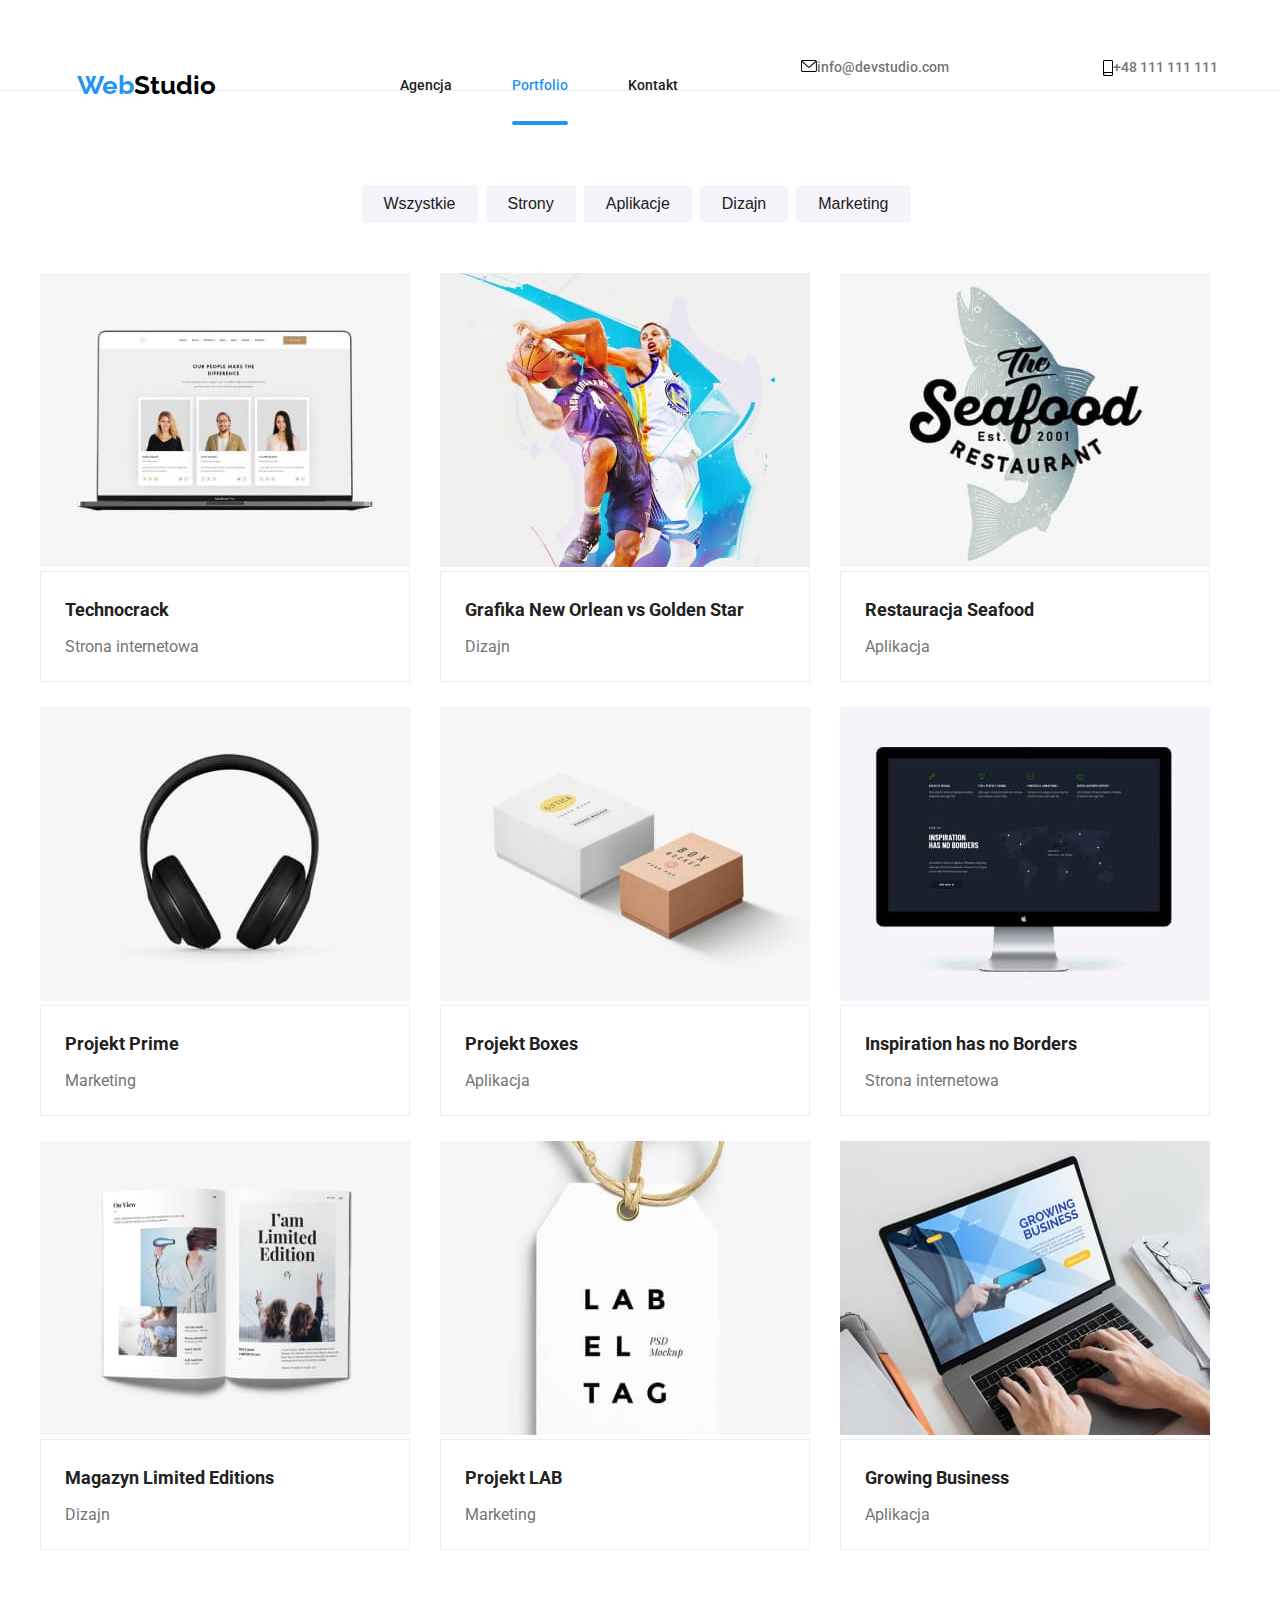
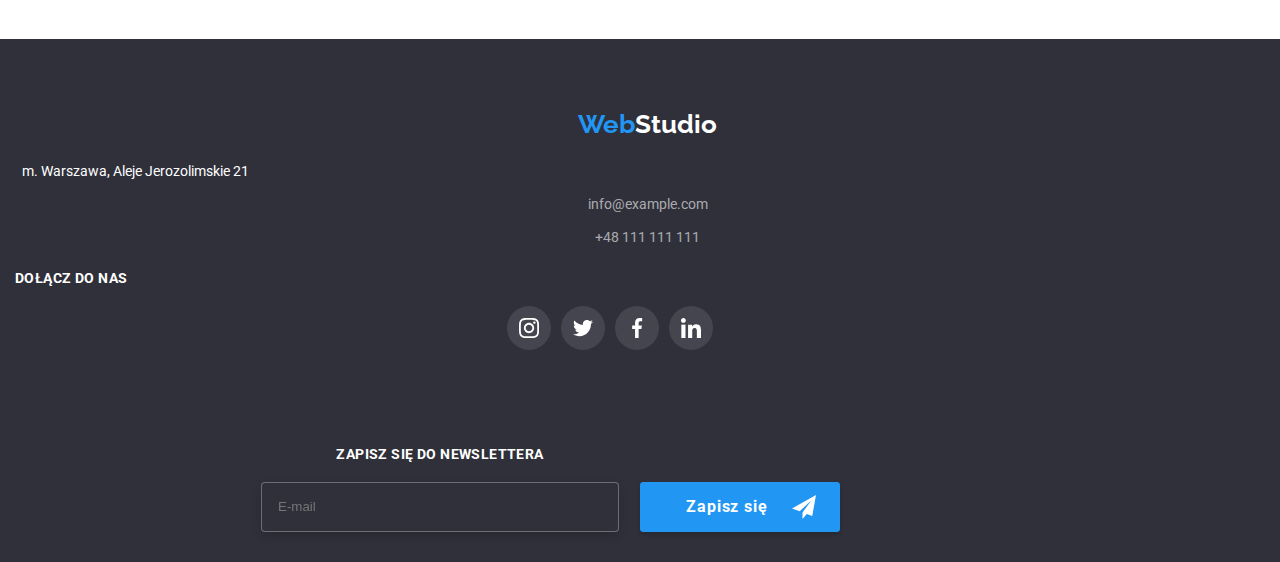
<file: portfolio.html>
<!DOCTYPE html>
<html lang="pl">
  <head>
    <meta charset="UTF-8" />
    <meta http-equiv="X-UA-Compatible" content="IE=edge" />
    <meta name="viewport" content="width=device-width, initial-scale=1.0" />
    <link
      rel="stylesheet"
      href="https://cdnjs.cloudflare.com/ajax/libs/modern-normalize/1.1.0/modern-normalize.min.css"
      integrity="sha512-wpPYUAdjBVSE4KJnH1VR1HeZfpl1ub8YT/NKx4PuQ5NmX2tKuGu6U/JRp5y+Y8XG2tV+wKQpNHVUX03MfMFn9Q=="
      crossorigin="anonymous"
      referrerpolicy="no-referrer"
    />
    
    <link rel="stylesheet" href="./css/main.min.css" />

    <link rel="preconnect" href="https://fonts.googleapis.com" />
    <link rel="preconnect" href="https://fonts.gstatic.com" crossorigin />
    <link
      href="https://fonts.googleapis.com/css2?family=Raleway:wght@700&family=Roboto:wght@400;500;700;900&display=swap"
      rel="stylesheet"
    />

    <style>
      @import url("https://fonts.googleapis.com/css2?family=Raleway:wght@700&family=Roboto:wght@400;500;700;900&display=swap");
    </style>

    <title>Portfolio</title>
  </head>

  <body>
    <header>
      <section class="page-header section">
        <a class="logo" href="./index.html"
          ><span class="logo__primary-path">Web</span
          ><span class="logo__secondary-path">Studio</span></a
        >
        <nav>
          <ul class="nav">
            <li class="nav__items">
              <span><a class="nav__link " href="./index.html">Agencja</a></span>
            </li>
            <li class="nav__items">
              <span
                ><a class="nav__link nav__link--active" href="./portfolio.html">Portfolio</a></span
              >
            </li>
            <li class="nav__items">
              <span><a class="nav__link" href="#">Kontakt</a></span>
            </li>
          </ul>
        </nav>

        <a
          href="mailto:info@devstudio.com"
          class="contact-mail"
        >
          <svg  width="16" height="12">
            <use href="./images/icons.svg#icon-mail"></use>
          </svg>
          info@devstudio.com</a
        >

        <a href="tel:48111111111" class="contact-tel">
          <svg width="10" height="16">
            <use href="./images/icons.svg#icon-smartphone"></use>
          </svg>
          +48 111 111 111</a
        >
      </section>
    </header>
    <main class="container">
      <!--przyciski-->
      <section class="bookmarks section">
        <button class="bookmarks__button" type="button">Wszystkie</button>
        <button class="bookmarks__button" type="button">Strony</button>
        <button class="bookmarks__button" type="button">Aplikacje</button>
        <button class="bookmarks__button" type="button">Dizajn</button>
        <button class="bookmarks__button" type="button">Marketing</button>
      </section>
      <section class="images">
        <ul class="images-list">
          
          <li class="images-grid">
            <div class="images-grid__position">
            <img
              src="images/macbook.jpg"
              alt="photo macbook"
              width="370"
              height="294"
            />
            <div class="images-grid__background">
<p class="images-grid__description">Technocrack jest popularną platformą wykorzystywaną do rozpowszechniania koronawirusa. Firmy wykorzystują tę platformę do celów szpiegowskich i ataków na niezabezpieczone serwery konkurencji</p>
            </div>
            </div>
            <div class="images-grid__label">
              <h3 class="images-grid__label--title">Technocrack</h3>
              <p class="images-grid__label--chapter">Strona internetowa</p>
            </div>
          </li>


          <li class="images-grid">
            <div class="images-grid__position">
            <img
              src="images/basketball.jpg"
              alt="players baskatball"
              width="370"
              height="294"
            />
            <div class="images-grid__background">
              <p class="images-grid__description">Technocrack jest popularną platformą wykorzystywaną do rozpowszechniania koronawirusa. Firmy wykorzystują tę platformę do celów szpiegowskich i ataków na niezabezpieczone serwery konkurencji</p>
                          </div></div>
            <div class="images-grid__label">
              <h3 class="images-grid__label--title">Grafika New Orlean vs Golden Star</h3>
              <p class="images-grid__label--chapter">Dizajn</p>
            </div>
          </li>


          <li class="images-grid">
            <div class="images-grid__position">
            <img
              src="images/seafood.jpg"
              alt="seafood restaurant"
              width="370"
              height="294"
            /><div class="images-grid__background">
              <p class="images-grid__description">Technocrack jest popularną platformą wykorzystywaną do rozpowszechniania koronawirusa. Firmy wykorzystują tę platformę do celów szpiegowskich i ataków na niezabezpieczone serwery konkurencji</p>
                          </div>
                          </div>
            <div class="images-grid__label">
              <h3 class="images-grid__label--title">Restauracja Seafood</h3>
              <p class="images-grid__label--chapter">Aplikacja</p>
            </div></div>
          </li>


          <li class="images-grid">
            <div class="images-grid__position">
            <img
              src="images/headphones.jpg"
              alt="headphones"
              width="370"
              height="294"
            /><div class="images-grid__background">
              <p class="images-grid__description">Technocrack jest popularną platformą wykorzystywaną do rozpowszechniania koronawirusa. Firmy wykorzystują tę platformę do celów szpiegowskich i ataków na niezabezpieczone serwery konkurencji</p>
                          </div>
                          </div>
            <div class="images-grid__label">
              <h3 class="images-grid__label--title">Projekt Prime</h3>
              <p class="images-grid__label--chapter">Marketing</p>
            </div>
          </li>
          <li class="images-grid">
            <div class="images-grid__position">
            <img src="images/box.jpg" alt="box" width="370" height="294" />
            <div class="images-grid__background">
              <p class="images-grid__description">Technocrack jest popularną platformą wykorzystywaną do rozpowszechniania koronawirusa. Firmy wykorzystują tę platformę do celów szpiegowskich i ataków na niezabezpieczone serwery konkurencji</p>
                          </div>
                          </div>
            <div class="images-grid__label">
              <h3 class="images-grid__label--title">Projekt Boxes</h3>
              <p class="images-grid__label--chapter">Aplikacja</p>
            </div>
          </li>
          <li class="images-grid">
            <div class="images-grid__position">
            <img
              src="images/desktop.jpg"
              alt="desktop"
              width="370"
              height="294"
            /> <div class="images-grid__background">
              <p class="images-grid__description">Technocrack jest popularną platformą wykorzystywaną do rozpowszechniania koronawirusa. Firmy wykorzystują tę platformę do celów szpiegowskich i ataków na niezabezpieczone serwery konkurencji</p>
                          </div>
                          </div>
            <div class="images-grid__label">
              <h3 class="images-grid__label--title">Inspiration has no Borders</h3>
              <p class="images-grid__label--chapter">Strona internetowa</p>
            </div>
          </li>
          <li class="images-grid">
            <div class="images-grid__position">
            <img src="images/book.jpg" alt="book" width="370" height="294" /> <div class="images-grid__background">
              <p class="images-grid__description">Technocrack jest popularną platformą wykorzystywaną do rozpowszechniania koronawirusa. Firmy wykorzystują tę platformę do celów szpiegowskich i ataków na niezabezpieczone serwery konkurencji</p>
                          </div>
                          </div>
            <div class="images-grid__label">
              <h3 class="images-grid__label--title">Magazyn Limited Editions</h3>
              <p class="images-grid__label--chapter">Dizajn</p>
            </div>
          </li>
          <li class="images-grid">
            <div class="images-grid__position">
            <img
              src="images/labeltag.jpg"
              alt="labeltag"
              width="370"
              height="294"
            />
            <div class="images-grid__background">
              <p class="images-grid__description">Technocrack jest popularną platformą wykorzystywaną do rozpowszechniania koronawirusa. Firmy wykorzystują tę platformę do celów szpiegowskich i ataków na niezabezpieczone serwery konkurencji</p>
                          </div>
                          </div>
            <div class="images-grid__label">
              <h3 class="images-grid__label--title">Projekt LAB</h3>
              <p class="images-grid__label--chapter">Marketing</p>
            </div>
          </li>
          <li class="images-grid">
            <div class="images-grid__position">
            <img
              src="images/computer.jpg"
              alt="computer"
              width="370"
              height="294"
            />
            <div class="images-grid__background">
              <p class="images-grid__description">Technocrack jest popularną platformą wykorzystywaną do rozpowszechniania koronawirusa. Firmy wykorzystują tę platformę do celów szpiegowskich i ataków na niezabezpieczone serwery konkurencji</p>
                          </div>
                          </div>
            <div class="images-grid__label">
              <h3 class="images-grid__label--title">Growing Business</h3>
              <p class="images-grid__label--chapter">Aplikacja</p>
            </div>
          </li>
        </ul>
      </section>
    </main>

    <footer>
      <section class="page-footer section">
        <div class="logo flex-items">
          <a href="./index.html"
            ><span class="logo__primary-path">Web</span
            ><span class="logo__secondary-path--footer">Studio</span></a
          >

          <address>
            <ul>
              <li class="location">
                <a
                  href="https://goo.gl/maps/JtzQ2uXpoVJzDuwd7"
                  target="_blank"
                  class="location__label"
                  >m. Warszawa, Aleje Jerozolimskie 21</a
                >
              </li>
              <li class="contact__footer">
                <a href="mailto:info@example.com" class="contact__footer--label"
                  >info@example.com</a
                >
              </li>
              <li class="contact-footer-main">
                <a href="tel:+48111111111" class="contact__footer--label"
                  >+48 111 111 111</a
                >
              </li>
            </ul>
          </address>
        </div>

        <div class="join-us">
          <h2 class="join-us__title">DOŁĄCZ DO NAS</h2>
          <div class="join-us__social">
            <div class="join-us__social--svg" >
              <svg  width="20" height="20">
                <use href="./images/icons.svg#icon-instagram"></use>
              </svg>
            </div>
            <div class="join-us__social--svg">
              <svg width="20" height="20">
                <use href="./images/icons.svg#icon-twitter"></use>
              </svg>
            </div>
            <div class="join-us__social--svg">
              <svg  width="20" height="20">
                <use href="./images/icons.svg#icon-facebook"></use>
              </svg>
            </div>
            <div class="join-us__social--svg">
              <svg width="20" height="20">
                <use href="./images/icons.svg#icon-linkedin"></use>
              </svg>
            </div>
          </div>
        </div>
     
        <form>
          <div>
        <div class="form-newsletter">
      <label for="newsletter" class="form-newsletter__label">Zapisz się do newslettera</label>
<input class="form-newsletter__email" type="email" name="email" placeholder="E-mail" id="newsletter"/>
          
       
        <div class="button-newsletter">
          <button type="email" class="button-newsletter__label ">Zapisz się <svg class="button-newsletter__svg" width="24" height="24">
            <use href="./images/icons.svg#icon-newsletter" >

            </use>
          </svg>
        </button>
        </div>
           
        </div>
          </div>
        </form>
      </section>
    </footer>
  </body>
</html>
</file>
<file: css/main.min.css>
.page-header{border-bottom:1px solid #ececec;max-height:80px;width:100%}@media screen and (min-width: 768px){.page-header{display:-webkit-box;display:-ms-flexbox;display:flex;text-decoration:none;-ms-flex-pack:distribute;justify-content:space-around}}.nav{display:none;margin-top:15px}@media screen and (min-width: 768px){.nav{display:-webkit-box;display:-ms-flexbox;display:flex}}.nav__items{margin-left:60px;text-decoration:none;position:relative;padding-bottom:31px}.nav__link{color:#212121;font-family:inherit,sans-serif;font-style:normal;font-weight:500;font-size:14px;line-height:1.14}.nav__link:hover,.nav__link:focus{color:#2196f3;-webkit-transition-property:color;transition-property:color;-webkit-transition:color 250ms cubic-bezier(0.4, 0, 0.2, 1);transition:color 250ms cubic-bezier(0.4, 0, 0.2, 1)}.nav__link--active{color:#2196f3}.logo{margin-top:10px;margin-left:15px}.logo__primary-path{color:#2196f3;font-family:"Raleway",sans-serif;font-style:normal;font-weight:700;font-size:26px;line-height:1.19}.logo__secondary-path{color:#000;font-family:"Raleway",sans-serif;font-style:normal;font-weight:700;font-size:26px;line-height:1.19}.contact-svg{margin-right:10px}.contact-tel{display:none;margin-top:10px;color:#757575;text-decoration:none;font-family:inherit,sans-serif;font-style:normal;font-weight:500;font-size:14px;line-height:1.14}@media screen and (min-width: 768px){.contact-tel{display:-webkit-box;display:-ms-flexbox;display:flex}}@media screen and (min-width: 1200px){.contact-tel{margin-top:0px;margin-left:30px}}.contact-tel:hover,.contact-tel:focus{color:#2196f3;-webkit-transition-property:color;transition-property:color;-webkit-transition:color 250ms cubic-bezier(0.4, 0, 0.2, 1);transition:color 250ms cubic-bezier(0.4, 0, 0.2, 1);fill:#2196f3;-webkit-transition-property:fill;transition-property:fill;-webkit-transition:fill 250ms cubic-bezier(0.4, 0, 0.2, 1);transition:fill 250ms cubic-bezier(0.4, 0, 0.2, 1)}.contact-flex{margin-top:46px;display:none;-webkit-box-pack:end;-ms-flex-pack:end;justify-content:flex-end;-webkit-box-orient:vertical;-webkit-box-direction:normal;-ms-flex-direction:column;flex-direction:column}@media screen and (min-width: 768px){.contact-flex{display:-webkit-box;display:-ms-flexbox;display:flex}}@media screen and (min-width: 1200px){.contact-flex{display:-webkit-box;display:-ms-flexbox;display:flex;-webkit-box-orient:horizontal;-webkit-box-direction:normal;-ms-flex-direction:row;flex-direction:row;margin-top:20px}}.contact-mail{display:none;color:#757575;text-decoration:none;font-family:inherit,sans-serif;font-style:normal;font-weight:500;font-size:14px;line-height:1.14}@media screen and (min-width: 768px){.contact-mail{display:-webkit-box;display:-ms-flexbox;display:flex}}.contact-mail:hover,.contact-mail:focus{color:#2196f3;-webkit-transition-property:color,fill;transition-property:color,fill;-webkit-transition:color 250ms cubic-bezier(0.4, 0, 0.2, 1),fill 250ms cubic-bezier(0.4, 0, 0.2, 1);transition:color 250ms cubic-bezier(0.4, 0, 0.2, 1),fill 250ms cubic-bezier(0.4, 0, 0.2, 1);fill:#2196f3}.nav__link--active::after{content:"";background-color:#2196f3;border-radius:2px;border:2px solid #2196f3;position:absolute;left:0px;right:0px;bottom:0px}.portfolio::after{content:"";background-color:#2196f3;border-radius:2px;border:2px solid #2196f3;position:absolute;left:0px;right:0px;bottom:0px}*{-webkit-box-sizing:border-box;box-sizing:border-box;margin:0;padding:0}body{font-family:"Roboto",sans-serif;color:#212121;width:100%}ul{list-style-type:none}a{text-decoration:none}.section{padding-bottom:30px;padding-top:60px}.section-header{padding-bottom:30px;padding-top:16px}.container{max-width:480px;margin:0 auto}@media screen and (min-width: 768px){.container{max-width:768px;margin:0 auto}}@media screen and (min-width: 1200px){.container{margin:0 auto;max-width:1200px}}.main-upper{display:-webkit-box;display:-ms-flexbox;display:flex;-webkit-box-pack:center;-ms-flex-pack:center;justify-content:center;-webkit-box-align:center;-ms-flex-align:center;align-items:center;width:100%;height:400px;background-size:cover;background-position:center;background-repeat:no-repeat;margin:0 auto;background-image:-webkit-gradient(linear, left top, left bottom, from(rgba(47, 48, 58, 0.4)), to(rgba(47, 48, 58, 0.4))),url(../images/mobile-photo/background-mobile-x1.jpg);background-image:linear-gradient(rgba(47, 48, 58, 0.4), rgba(47, 48, 58, 0.4)),url(../images/mobile-photo/background-mobile-x1.jpg)}@media(min-device-pixel-ratio: 2),(-webkit-min-device-pixel-ratio: 2),(min-resolution: 192dpi),(min-resolution: 2dppx){.main-upper{background-image:url(../images/mobile-photo/background-mobile-x2.jpg)}}@media screen and (min-width: 768px){.main-upper{background-image:-webkit-gradient(linear, left top, left bottom, from(rgba(47, 48, 58, 0.4)), to(rgba(47, 48, 58, 0.4))),url(../images/foto-tablet/background-tablet-x1.jpg);background-image:linear-gradient(rgba(47, 48, 58, 0.4), rgba(47, 48, 58, 0.4)),url(../images/foto-tablet/background-tablet-x1.jpg)}}@media screen and (min-width: 768px)and (min-device-pixel-ratio: 2),screen and (min-width: 768px)and (-webkit-min-device-pixel-ratio: 2),screen and (min-width: 768px)and (min-resolution: 192dpi),screen and (min-width: 768px)and (min-resolution: 2dppx){.main-upper{background-image:url(../images/foto-tablet/background-tablet-x2.jpg)}}@media screen and (min-width: 1200px){.main-upper{max-width:1600px;height:600px;background-image:-webkit-gradient(linear, left top, left bottom, from(rgba(47, 48, 58, 0.4)), to(rgba(47, 48, 58, 0.4))),url(../images/foto-desktop/background-desktop-x1.jpg);background-image:linear-gradient(rgba(47, 48, 58, 0.4), rgba(47, 48, 58, 0.4)),url(../images/foto-desktop/background-desktop-x1.jpg)}}@media screen and (min-width: 1200px)and (min-device-pixel-ratio: 2),screen and (min-width: 1200px)and (-webkit-min-device-pixel-ratio: 2),screen and (min-width: 1200px)and (min-resolution: 192dpi),screen and (min-width: 1200px)and (min-resolution: 2dppx){.main-upper{background-image:url(../images/foto-desktop/background-desktop-x2.jpg)}}.main-upper__title{display:block;color:#fff;text-align:center;font-size:26px;height:84px;margin:0 auto;margin-top:20px}.main-upper__flex{display:-webkit-box;display:-ms-flexbox;display:flex;-webkit-box-orient:vertical;-webkit-box-direction:normal;-ms-flex-direction:column;flex-direction:column;-webkit-box-pack:center;-ms-flex-pack:center;justify-content:center;-webkit-box-align:center;-ms-flex-align:center;align-items:center}.button--order{cursor:pointer;background-color:#2196f3;color:#fff;font-family:inherit,sans-serif;font-style:normal;font-weight:700;font-size:16px;line-height:1.87;padding:10px 41px 10px 40px;text-align:center;width:200px;height:50px;-webkit-box-shadow:0px 4px 4px rgba(0,0,0,.15);box-shadow:0px 4px 4px rgba(0,0,0,.15);border-radius:4px;border:none}.lorem-list{font-family:inherit,sans-serif;font-style:normal;font-weight:400;font-size:14px;line-height:1.71;color:#757575;width:100%;height:auto}.lorem-list__title{height:16px;font-family:inherit,sans-serif;font-style:normal;font-weight:700;font-size:14px;line-height:1.14;text-transform:uppercase;color:#212121;margin-top:30px;text-align:center}.lorem-list__description{font-family:"Roboto",sans-serif;font-style:normal;font-weight:400;font-size:14px;line-height:24px;letter-spacing:.03em;color:#757575;margin-top:10px;margin-bottom:30px;margin-left:15px;margin-right:15px;width:100%;height:auto}@media screen and (min-width: 1200px){.lorem-list__description{margin-left:0}}@media screen and (min-width: 768px){.backbox{display:-webkit-box;display:-ms-flexbox;display:flex;-ms-flex-wrap:wrap;flex-wrap:wrap}}.backbox-main{margin-left:15px;margin-right:15px;width:auto}@media screen and (min-width: 768px){.backbox-main{-ms-flex-preferred-size:calc((100% - 60px)/2);flex-basis:calc((100% - 60px)/2)}}@media screen and (min-width: 1200px){.backbox-main{-ms-flex-preferred-size:calc((100% - 120px)/4);flex-basis:calc((100% - 120px)/4)}}.backbox-main__svg{width:auto;height:120px;border-radius:4px;display:-webkit-box;display:-ms-flexbox;display:flex;-webkit-box-pack:center;-ms-flex-pack:center;justify-content:center;-webkit-box-align:center;-ms-flex-align:center;align-items:center;border-radius:4px;background-color:#f5f4fa}.about-us__list{display:none;visibility:hidden;-webkit-column-gap:30px;-moz-column-gap:30px;column-gap:30px;position:relative}.about-us___photo{-ms-flex-preferred-size:calc((100% - 60px)/3);flex-basis:calc((100% - 60px)/3);position:relative;max-width:370px;max-height:294px}.about-us___photo--label{font-family:"Roboto",sans-serif;font-style:normal;font-weight:700;font-size:14px;line-height:16px;text-align:center;letter-spacing:.03em;text-transform:uppercase;color:#fff}.about-us___photo--label-background{position:absolute;bottom:0;left:0;right:0;padding:27px 90px;background-color:rgba(47,48,58,.8)}.about-us__title{display:none;visibility:hidden;font-family:inherit,sans-serif;font-style:normal;font-weight:700;font-size:36px;line-height:1.16;text-align:center;color:#212121;margin-bottom:50px}.team-image{display:block;width:100%;height:auto}.our-team{position:relative;background-color:#f5f4fa;width:100%}@media screen and (min-width: 1200px){.our-team{max-width:1600px}}.our-team__title{margin-bottom:50px;font-family:inherit,sans-serif;font-style:normal;font-weight:700;font-size:28px;line-height:1.16;text-align:center;color:#212121}.our-team__list{display:-webkit-box;display:-ms-flexbox;display:flex;-webkit-box-orient:vertical;-webkit-box-direction:normal;-ms-flex-direction:column;flex-direction:column;margin-left:15px;margin-right:15px}@media screen and (min-width: 768px){.our-team__list{display:-webkit-box;display:-ms-flexbox;display:flex;-webkit-box-orient:horizontal;-webkit-box-direction:normal;-ms-flex-direction:row;flex-direction:row;-ms-flex-wrap:wrap;flex-wrap:wrap;-webkit-box-pack:justify;-ms-flex-pack:justify;justify-content:space-between}}.our-team__photo{display:block;margin-top:30px;-webkit-box-shadow:0px 1px 3px rgba(0,0,0,.12),0px 1px 1px rgba(0,0,0,.14),0px 2px 1px rgba(0,0,0,.2);box-shadow:0px 1px 3px rgba(0,0,0,.12),0px 1px 1px rgba(0,0,0,.14),0px 2px 1px rgba(0,0,0,.2)}@media screen and (min-width: 768px){.our-team__photo{-ms-flex-preferred-size:calc((100% - 30px)/2);flex-basis:calc((100% - 30px)/2)}}@media screen and (min-width: 1200px){.our-team__photo{-ms-flex-preferred-size:calc((100% - 90px)/4);flex-basis:calc((100% - 90px)/4)}}.photo-label__title{padding-top:30px;padding-bottom:10px;text-align:center;font-family:inherit,sans-serif;font-style:normal;font-weight:500;font-size:16px;line-height:1.18;text-align:center;color:#212121}.photo-label__workplace{padding-bottom:16px;text-align:center;font-family:inherit,sans-serif;font-style:normal;font-weight:400;font-size:16px;line-height:1.18;color:#757575}.social{display:-webkit-box;display:-ms-flexbox;display:flex;-webkit-box-pack:center;-ms-flex-pack:center;justify-content:center;-webkit-box-align:center;-ms-flex-align:center;align-items:center;cursor:pointer}.social__elements{width:40px;height:40px;display:-webkit-box;display:-ms-flexbox;display:flex;-webkit-box-pack:center;-ms-flex-pack:center;justify-content:center;-webkit-box-align:center;-ms-flex-align:center;align-items:center;fill:#afb1b8;margin-left:10px}.social__elements:hover,.social__elements:focus{background-color:#2196f3;fill:#fff;border-radius:50%;-webkit-transition-property:background-color,color,fill,-webkit-box-shadow;transition-property:background-color,color,fill,-webkit-box-shadow;transition-property:background-color,box-shadow,color,fill;transition-property:background-color,box-shadow,color,fill,-webkit-box-shadow;-webkit-transition:background-color 250ms cubic-bezier(0.4, 0, 0.2, 1),color 250ms cubic-bezier(0.4, 0, 0.2, 1),fill 250ms cubic-bezier(0.4, 0, 0.2, 1),-webkit-box-shadow 250ms cubic-bezier(0.4, 0, 0.2, 1);transition:background-color 250ms cubic-bezier(0.4, 0, 0.2, 1),color 250ms cubic-bezier(0.4, 0, 0.2, 1),fill 250ms cubic-bezier(0.4, 0, 0.2, 1),-webkit-box-shadow 250ms cubic-bezier(0.4, 0, 0.2, 1);transition:background-color 250ms cubic-bezier(0.4, 0, 0.2, 1),box-shadow 250ms cubic-bezier(0.4, 0, 0.2, 1),color 250ms cubic-bezier(0.4, 0, 0.2, 1),fill 250ms cubic-bezier(0.4, 0, 0.2, 1);transition:background-color 250ms cubic-bezier(0.4, 0, 0.2, 1),box-shadow 250ms cubic-bezier(0.4, 0, 0.2, 1),color 250ms cubic-bezier(0.4, 0, 0.2, 1),fill 250ms cubic-bezier(0.4, 0, 0.2, 1),-webkit-box-shadow 250ms cubic-bezier(0.4, 0, 0.2, 1)}.photo-label{height:100%;padding-bottom:24px;background-color:#fff;border-radius:0px 0px 4px 4px}.partners{background-color:#fff;width:100%}.partners__title{font-family:"Roboto",sans-serif;font-style:normal;font-weight:700;font-size:28px;line-height:42px;text-align:center;letter-spacing:.03em;color:#212121}.partners__list{display:-webkit-box;display:-ms-flexbox;display:flex;-ms-flex-wrap:wrap;flex-wrap:wrap;-webkit-box-pack:justify;-ms-flex-pack:justify;justify-content:space-between;-webkit-column-gap:30px;-moz-column-gap:30px;column-gap:30px;margin-left:15px;margin-right:15px}.partners__list--svg{-ms-flex-preferred-size:calc((100% - 30px)/2);flex-basis:calc((100% - 30px)/2);width:auto;height:92px;background-color:#fff;margin-top:30px;-webkit-box-pack:center;-ms-flex-pack:center;justify-content:center;-webkit-box-align:center;-ms-flex-align:center;align-items:center;border:1px solid #afb1b8;border-radius:4px;display:-webkit-box;display:-ms-flexbox;display:flex;cursor:pointer;fill:#afb1b8}@media screen and (min-width: 768px){.partners__list--svg{-ms-flex-preferred-size:calc((100% - 60px)/3);flex-basis:calc((100% - 60px)/3)}}@media screen and (min-width: 1200px){.partners__list--svg{-ms-flex-preferred-size:calc((100% - 150px)/6);flex-basis:calc((100% - 150px)/6)}}.partners__list--svg:hover,.partners__list--svg:focus{border:1px solid #2196f3;fill:#2196f3;cursor:pointer;-webkit-transition-property:fill,border;transition-property:fill,border;-webkit-transition:fill 250ms cubic-bezier(0.4, 0, 0.2, 1),border 250ms cubic-bezier(0.4, 0, 0.2, 1);transition:fill 250ms cubic-bezier(0.4, 0, 0.2, 1),border 250ms cubic-bezier(0.4, 0, 0.2, 1)}.bookmarks{display:-webkit-box;display:-ms-flexbox;display:flex;padding-top:94px;padding-bottom:50px;-webkit-box-pack:center;-ms-flex-pack:center;justify-content:center}.bookmarks__button{cursor:pointer;font-family:inherit,sans-serif;font-style:normal;font-weight:500;font-size:16px;line-height:1.62;background-color:#f5f4fa;color:#212121;padding:6px 22px 6px 22px;margin-right:8px;border:none;border-radius:4px}.bookmarks__button:hover,.bookmarks__button:focus{background-color:#2196f3;color:#fff;-webkit-box-shadow:0px 3px 1px rgba(0,0,0,.1),0px 1px 2px rgba(0,0,0,.08),0px 2px 2px rgba(0,0,0,.12);box-shadow:0px 3px 1px rgba(0,0,0,.1),0px 1px 2px rgba(0,0,0,.08),0px 2px 2px rgba(0,0,0,.12);-webkit-transition-property:background-color,color,-webkit-box-shadow;transition-property:background-color,color,-webkit-box-shadow;transition-property:background-color,box-shadow,color;transition-property:background-color,box-shadow,color,-webkit-box-shadow;-webkit-transition:background-color 250ms cubic-bezier(0.4, 0, 0.2, 1),color 250ms cubic-bezier(0.4, 0, 0.2, 1),-webkit-box-shadow 250ms cubic-bezier(0.4, 0, 0.2, 1);transition:background-color 250ms cubic-bezier(0.4, 0, 0.2, 1),color 250ms cubic-bezier(0.4, 0, 0.2, 1),-webkit-box-shadow 250ms cubic-bezier(0.4, 0, 0.2, 1);transition:background-color 250ms cubic-bezier(0.4, 0, 0.2, 1),box-shadow 250ms cubic-bezier(0.4, 0, 0.2, 1),color 250ms cubic-bezier(0.4, 0, 0.2, 1);transition:background-color 250ms cubic-bezier(0.4, 0, 0.2, 1),box-shadow 250ms cubic-bezier(0.4, 0, 0.2, 1),color 250ms cubic-bezier(0.4, 0, 0.2, 1),-webkit-box-shadow 250ms cubic-bezier(0.4, 0, 0.2, 1)}.section-btn>.bookmarks__button:not(:last-child){margin-right:8px}.images{padding-bottom:94px}.images-list{list-style:none;display:-webkit-box;display:-ms-flexbox;display:flex;-ms-flex-wrap:wrap;flex-wrap:wrap;gap:30px}.images-grid{-ms-flex-preferred-size:calc((100% - 60px)/3);flex-basis:calc((100% - 60px)/3);max-width:370px;cursor:pointer;max-height:404px}.images-grid__label{border:1px solid #eee;width:370px}.images-grid__label--title{padding-top:20px;padding-left:24px;padding-bottom:4px;font-family:inherit,sans-serif;font-style:normal;font-weight:700;font-size:18px;line-height:2;color:#212121}.images-grid__label--chapter{padding-bottom:19px;padding-left:24px;font-family:inherit,sans-serif;font-style:normal;font-size:16px;line-height:1.87;color:#757575}.images-grid:hover,.images-grid:focus{-webkit-box-shadow:0px 1px 1px rgba(0,0,0,.12),0px 4px 4px rgba(0,0,0,.06),1px 4px 6px rgba(0,0,0,.16);box-shadow:0px 1px 1px rgba(0,0,0,.12),0px 4px 4px rgba(0,0,0,.06),1px 4px 6px rgba(0,0,0,.16);cursor:pointer;-webkit-transition-property:-webkit-box-shadow;transition-property:-webkit-box-shadow;transition-property:box-shadow;transition-property:box-shadow, -webkit-box-shadow;-webkit-transition:-webkit-box-shadow 250ms cubic-bezier(0.4, 0, 0.2, 1);transition:-webkit-box-shadow 250ms cubic-bezier(0.4, 0, 0.2, 1);transition:box-shadow 250ms cubic-bezier(0.4, 0, 0.2, 1);transition:box-shadow 250ms cubic-bezier(0.4, 0, 0.2, 1), -webkit-box-shadow 250ms cubic-bezier(0.4, 0, 0.2, 1)}.images-grid__position{position:relative;overflow:hidden}.images-grid__background{position:absolute;inset:0;padding:49px 45px 49px 24px;background-color:rgba(33,150,243,.9);-webkit-transition:-webkit-transform 250ms cubic-bezier(0.4, 0, 0.2, 1);transition:-webkit-transform 250ms cubic-bezier(0.4, 0, 0.2, 1);transition:transform 250ms cubic-bezier(0.4, 0, 0.2, 1);transition:transform 250ms cubic-bezier(0.4, 0, 0.2, 1), -webkit-transform 250ms cubic-bezier(0.4, 0, 0.2, 1);-webkit-transform:translateY(100%);transform:translateY(100%);pointer-events:none;color:#fff}.images-grid:hover .images-grid__background{position:absolute;pointer-events:auto;-webkit-transform:translateY(0);transform:translateY(0)}.images-grid:hover .images-grid__description{font-family:"Roboto",sans-serif;font-style:normal;font-weight:400;font-size:18px;line-height:1.55;letter-spacing:.03em;color:#fff;-webkit-transition-property:color;transition-property:color;-webkit-transition:color 250ms cubic-bezier(0.4, 0, 0.2, 1);transition:color 250ms cubic-bezier(0.4, 0, 0.2, 1)}.page-footer{background-color:#2f303a;display:-webkit-box;display:-ms-flexbox;display:flex;-webkit-box-orient:vertical;-webkit-box-direction:normal;-ms-flex-direction:column;flex-direction:column;text-align:center;width:100%}@media screen and (min-width: 1200px){.page-footer{max-width:1600px;margin:0 auto}}@media screen and (min-width: 768px){.page-footer__flex-items{-ms-flex-preferred-size:calc((100% - 90px)/2);flex-basis:calc((100% - 90px)/2);margin-right:100px}}@media screen and (min-width: 1200px){.page-footer__flex-items{-ms-flex-wrap:nowrap;flex-wrap:nowrap;text-align:start;margin-right:63px}}@media screen and (min-width: 768px){.page-footer__container{display:-webkit-box;display:-ms-flexbox;display:flex;-webkit-box-orient:horizontal;-webkit-box-direction:normal;-ms-flex-direction:row;flex-direction:row;-ms-flex-wrap:wrap;flex-wrap:wrap;-webkit-box-pack:center;-ms-flex-pack:center;justify-content:center}}@media screen and (min-width: 1200px){.page-footer__container{display:-webkit-box;display:-ms-flexbox;display:flex;-ms-flex-wrap:nowrap;flex-wrap:nowrap;-webkit-box-orient:horizontal;-webkit-box-direction:normal;-ms-flex-direction:row;flex-direction:row;-webkit-box-pack:start;-ms-flex-pack:start;justify-content:flex-start;width:100%}}.location{padding-bottom:9px;padding-top:20px}@media screen and (min-width: 1200px){.location{width:240px}}.location__label{color:#fff;font-family:inherit,sans-serif;font-style:normal;font-weight:400;font-size:14px;line-height:1.71}.contact__footer{padding-bottom:9px}.contact__footer--main{margin-bottom:60px}.contact__footer--label{color:rgba(255,255,255,.6);font-family:inherit,sans-serif;font-style:normal;font-weight:400;font-size:14px;line-height:1.71}.contact__footer--label:hover,.contact__footer--label:focus{color:#2196f3;-webkit-transition-property:color;transition-property:color;-webkit-transition:color 250ms cubic-bezier(0.4, 0, 0.2, 1);transition:color 250ms cubic-bezier(0.4, 0, 0.2, 1)}.logo__secondary-path--footer{font-family:"Raleway",sans-serif;font-style:normal;font-weight:700;font-size:26px;line-height:1.19;color:#fff}.form-newsletter{display:-webkit-box;display:-ms-flexbox;display:flex;-webkit-box-orient:vertical;-webkit-box-direction:normal;-ms-flex-direction:column;flex-direction:column;-webkit-box-pack:center;-ms-flex-pack:center;justify-content:center;-webkit-box-align:center;-ms-flex-align:center;align-items:center}@media screen and (min-width: 1200px){.form-newsletter--flex{display:-webkit-box;display:-ms-flexbox;display:flex;-webkit-box-orient:vertical;-webkit-box-direction:normal;-ms-flex-direction:column;flex-direction:column;-webkit-box-pack:start;-ms-flex-pack:start;justify-content:flex-start;-webkit-box-align:start;-ms-flex-align:start;align-items:flex-start}}@media screen and (min-width: 1200px){.form-newsletter{margin-right:400px;margin-top:16px}}.form-newsletter__label{font-family:"Roboto",sans-serif;font-style:normal;font-weight:700;font-size:14px;line-height:16px;letter-spacing:.03em;text-transform:uppercase;color:#fff;text-align:center}.form-newsletter__email{margin-top:20px;width:90%;height:50px;border:1px solid rgba(255,255,255,.3);-webkit-filter:drop-shadow(0px 4px 4px rgba(0, 0, 0, 0.15));filter:drop-shadow(0px 4px 4px rgba(0, 0, 0, 0.15));border-radius:4px;background-color:#2f303a;padding-left:16px;color:#fff;outline:0}@media screen and (min-width: 768px){.form-newsletter__email{max-width:450px;width:100%}}@media screen and (min-width: 1200px){.form-newsletter__email{width:358px;height:50px;margin-left:0}}.newsletter-image{margin-left:12px;fill:#fff}.button-newsletter{height:50px;background:#2196f3;-webkit-box-shadow:0px 4px 4px rgba(0,0,0,.15);box-shadow:0px 4px 4px rgba(0,0,0,.15);border-radius:4px;margin-top:36px;display:-webkit-box;display:-ms-flexbox;display:flex;-webkit-box-pack:center;-ms-flex-pack:center;justify-content:center;-webkit-box-align:center;-ms-flex-align:center;align-items:center}@media screen and (min-width: 1200px){.button-newsletter{position:absolute;margin-left:600px;height:50px}}.button-newsletter__label{display:-webkit-box;display:-ms-flexbox;display:flex;-webkit-box-pack:center;-ms-flex-pack:center;justify-content:center;-webkit-box-align:center;-ms-flex-align:center;align-items:center;font-family:"Roboto",sans-serif;font-style:normal;font-weight:700;font-size:16px;line-height:30px;letter-spacing:.06em;color:#fff;background-color:#2196f3;border:none;width:200px;height:50px;padding-left:22px;border-radius:4px;cursor:pointer}@media screen and (min-width: 1200px){.button-newsletter__label{margin:0}}.button-newsletter__svg{fill:#fff;margin-left:24px}.join-us{margin-bottom:80px;margin-top:20px}@media screen and (min-width: 768px){.join-us{margin-right:89px}}@media screen and (min-width: 1200px){.join-us{display:block;margin-right:70px}}.join-us__title{font-family:"Roboto";font-style:normal;font-weight:700;font-size:14px;line-height:16px;letter-spacing:.03em;text-transform:uppercase;color:#fff;padding-left:10px;text-align:center}@media screen and (min-width: 1200px){.join-us__title{text-align:start;margin-left:5px}}.join-us__social{display:-webkit-box;display:-ms-flexbox;display:flex;-webkit-box-pack:center;-ms-flex-pack:center;justify-content:center;-webkit-box-align:center;-ms-flex-align:center;align-items:center;cursor:pointer;padding-top:20px}.join-us__social--svg{width:44px;height:44px;display:-webkit-box;display:-ms-flexbox;display:flex;-webkit-box-pack:center;-ms-flex-pack:center;justify-content:center;-webkit-box-align:center;-ms-flex-align:center;align-items:center;background:rgba(255,255,255,.1);border-radius:50%;fill:#fff;margin-left:10px}.join-us__social--svg:hover,.join-us__social--svg:focus{background-color:#2196f3;fill:#fff;border-radius:50%;-webkit-transition-property:background-color,-webkit-box-shadow;transition-property:background-color,-webkit-box-shadow;transition-property:background-color,box-shadow;transition-property:background-color,box-shadow,-webkit-box-shadow;-webkit-transition:background-color 250ms cubic-bezier(0.4, 0, 0.2, 1),-webkit-box-shadow 250ms cubic-bezier(0.4, 0, 0.2, 1);transition:background-color 250ms cubic-bezier(0.4, 0, 0.2, 1),-webkit-box-shadow 250ms cubic-bezier(0.4, 0, 0.2, 1);transition:background-color 250ms cubic-bezier(0.4, 0, 0.2, 1),box-shadow 250ms cubic-bezier(0.4, 0, 0.2, 1);transition:background-color 250ms cubic-bezier(0.4, 0, 0.2, 1),box-shadow 250ms cubic-bezier(0.4, 0, 0.2, 1),-webkit-box-shadow 250ms cubic-bezier(0.4, 0, 0.2, 1)}.backdrop{position:fixed;left:0;top:0;width:100%;height:100%;background-color:rgba(0,0,0,.2);-webkit-transition-property:background-color,visibility,opacity;transition-property:background-color,visibility,opacity;-webkit-transition:visibility 2s linear,opacity 2s ease,-webkit-transform 1s cubic-bezier(0.4, 0, 0.2, 1);transition:visibility 2s linear,opacity 2s ease,-webkit-transform 1s cubic-bezier(0.4, 0, 0.2, 1);transition:transform 1s cubic-bezier(0.4, 0, 0.2, 1),visibility 2s linear,opacity 2s ease;transition:transform 1s cubic-bezier(0.4, 0, 0.2, 1),visibility 2s linear,opacity 2s ease,-webkit-transform 1s cubic-bezier(0.4, 0, 0.2, 1)}.modal-flex{display:-webkit-box;display:-ms-flexbox;display:flex;-webkit-box-pack:center;-ms-flex-pack:center;justify-content:center}.modal{overflow:auto;max-width:450px;max-height:609px;margin-left:15px;margin-right:15px;margin-top:93px;position:absolute;width:90%;height:90%;background-color:#fff;-webkit-box-shadow:0px 1px 3px rgba(0,0,0,.12),0px 1px 1px rgba(0,0,0,.14),0px 2px 1px rgba(0,0,0,.2);box-shadow:0px 1px 3px rgba(0,0,0,.12),0px 1px 1px rgba(0,0,0,.14),0px 2px 1px rgba(0,0,0,.2);border-radius:4px;-webkit-transition-property:background-color,-webkit-box-shadow,-webkit-transform;transition-property:background-color,-webkit-box-shadow,-webkit-transform;transition-property:background-color,box-shadow,transform;transition-property:background-color,box-shadow,transform,-webkit-box-shadow,-webkit-transform;-webkit-transition:background-color 250ms cubic-bezier(0.4, 0, 0.2, 1),-webkit-box-shadow 250ms cubic-bezier(0.4, 0, 0.2, 1),-webkit-transform 250ms cubic-bezier(0.4, 0, 0.2, 1);transition:background-color 250ms cubic-bezier(0.4, 0, 0.2, 1),-webkit-box-shadow 250ms cubic-bezier(0.4, 0, 0.2, 1),-webkit-transform 250ms cubic-bezier(0.4, 0, 0.2, 1);transition:background-color 250ms cubic-bezier(0.4, 0, 0.2, 1),box-shadow 250ms cubic-bezier(0.4, 0, 0.2, 1),transform 250ms cubic-bezier(0.4, 0, 0.2, 1);transition:background-color 250ms cubic-bezier(0.4, 0, 0.2, 1),box-shadow 250ms cubic-bezier(0.4, 0, 0.2, 1),transform 250ms cubic-bezier(0.4, 0, 0.2, 1),-webkit-box-shadow 250ms cubic-bezier(0.4, 0, 0.2, 1),-webkit-transform 250ms cubic-bezier(0.4, 0, 0.2, 1);-webkit-animation-name:effects;animation-name:effects;-webkit-animation-duration:3500ms;animation-duration:3500ms}.modal--close{position:absolute;top:8px;right:8px;width:30px;height:30px;background-color:#fff;border:1px solid rgba(0,0,0,.1);border-radius:50%;cursor:pointer}@-webkit-keyframes effects{0%{scale:.1;opacity:.2}100%{scale:1;opacity:1}}@keyframes effects{0%{scale:.1;opacity:.2}100%{scale:1;opacity:1}}.is-hidden{opacity:0;visibility:hidden;pointer-events:none;border-bottom-left-radius:50%;border-bottom-right-radius:50%;-webkit-transform:translateY(-100%);transform:translateY(-100%)}.form-data{font-family:"Roboto",sans-serif;font-style:normal;font-weight:700;font-size:20px;line-height:23px;text-align:center;letter-spacing:.03em;color:#212121;margin:40px 40px 12px 40px}.form-list{display:-webkit-box;display:-ms-flexbox;display:flex;-webkit-box-orient:vertical;-webkit-box-direction:normal;-ms-flex-direction:column;flex-direction:column;-webkit-box-pack:center;-ms-flex-pack:center;justify-content:center;padding-left:40px;padding-right:40px;margin-bottom:10px}.form-list__backbox{position:relative}.form-list__svg{position:absolute;top:11.5px;left:16px}.form-list__textarea{padding:12px 16px 12px 16px;border:1px solid rgba(33,33,33,.2);border-radius:4px;resize:none;width:100%;height:120px;display:block}.form-list__label{padding-top:10px;font-family:"Roboto",sans-serif;font-style:normal;font-weight:400;font-size:12px;line-height:14px;letter-spacing:.01em;color:#757575;margin-bottom:4px}.form-list__input{height:40px;border:1px solid rgba(33,33,33,.2);border-radius:4px;display:block;width:100%;padding-left:42px}.form-list__input:focus{border:1px solid #2196f3;border-radius:4px;fill:#2196f3}.form-list__svg:focus{fill:#2196f3}.form-label{display:block;position:absolute;margin-top:40px}.form-label__checkbox{position:absolute;display:block;top:2px;left:0px;height:15px;width:16px;-webkit-appearance:none;-moz-appearance:none;appearance:none;cursor:pointer;border:2px solid #212121;border-radius:2px}.form-label__checkbox:checked{background-color:#2196f3;border:none;border-radius:2px}.form-label__svg{position:absolute;left:1px;top:4px;fill:#fff;cursor:pointer;-webkit-transition:fill 250ms cubic-bezier(0.4, 0, 0.2, 1);transition:fill 250ms cubic-bezier(0.4, 0, 0.2, 1)}.form-label__term{position:relative;font-family:"Roboto",sans-serif;font-style:normal;font-weight:400;font-size:12px;line-height:24px;letter-spacing:.03em;color:#757575;margin-left:20px;margin-right:40px}.form-label__statute{font-family:"Roboto",sans-serif;font-style:normal;font-weight:400;font-size:12px;line-height:24px;letter-spacing:.03em;color:#2196f3;text-decoration:underline;cursor:pointer}.form-list__input:focus+.form-list__svg{fill:#2196f3;-webkit-transition:fill 250ms cubic-bezier(0.4, 0, 0.2, 1);transition:fill 250ms cubic-bezier(0.4, 0, 0.2, 1)}.button-form-modal{margin-top:30px;width:200px;height:50px;background-color:#2196f3;-webkit-box-shadow:0px 4px 4px rgba(0,0,0,.15);box-shadow:0px 4px 4px rgba(0,0,0,.15);border-radius:4px;border:none;font-family:"Roboto",sans-serif;font-style:normal;font-weight:700;font-size:16px;line-height:30px;letter-spacing:.06em;color:#fff;cursor:pointer}.form-list__button{display:-webkit-box;display:-ms-flexbox;display:flex;-webkit-box-pack:center;-ms-flex-pack:center;justify-content:center;-webkit-box-align:center;-ms-flex-align:center;align-items:center}.menu-toggle{min-height:40px;min-width:40px;position:absolute;top:0;right:0;margin-top:10px;margin-right:10px;background-color:#fff;cursor:pointer;border:none;border-radius:50%;outline:none}@media screen and (min-width: 768px){.menu-toggle{display:none;visibility:hidden}}.menu-toggle--close{position:absolute;top:16px;right:16px;color:#212121;width:18px;height:18px;background-color:#fff;border:none;cursor:pointer}.menu-toggle--close:hover,.menu-toggle--close:focus{color:#2196f3}.menu-toggle:hover,.menu-toggle:focus{fill:#2196f3}.menu-container{overflow:hidden;position:fixed;top:0;left:0;width:100%;height:100%;max-height:796px;padding:48px;background-color:#fff;z-index:999;-webkit-transform:translateX(100%);transform:translateX(100%);-webkit-transition:-webkit-transform 250ms ease-in-out;transition:-webkit-transform 250ms ease-in-out;transition:transform 250ms ease-in-out;transition:transform 250ms ease-in-out, -webkit-transform 250ms ease-in-out}.menu-container.is-open{-webkit-transform:translateX(0);transform:translateX(0);width:100%;height:100%;max-height:796px;overflow:auto}.mobile-menu{display:-webkit-box;display:-ms-flexbox;display:flex;-webkit-box-orient:vertical;-webkit-box-direction:normal;-ms-flex-direction:column;flex-direction:column;list-style:none;background-color:#fff;width:100%;height:auto}.mobile-menu__link{font-family:"Roboto",sans-serif;font-style:normal;font-weight:500;font-size:40px;line-height:47px;letter-spacing:.02em;margin-bottom:36px;color:#212121;display:block;text-decoration:none}.mobile-menu__link--mail{display:block;font-family:"Roboto",sans-serif;font-style:normal;font-weight:500;font-size:24px;line-height:28px;letter-spacing:.02em;color:#757575}.mobile-menu__link--tel{display:block;margin-top:100px;margin-bottom:32px;font-family:"Roboto",sans-serif;font-style:normal;font-weight:500;font-size:34px;line-height:40px;letter-spacing:.02em;color:#2196f3}.mobile-menu__link:focus,.mobile-menu__link:active{color:#2196f3}.mobile-menu__link--active{color:#2196f3}.social-mobile{display:-webkit-box;display:-ms-flexbox;display:flex;width:100%;-ms-flex-wrap:wrap;flex-wrap:wrap}.social-mobile__link{width:100%;display:block;border-right:1px solid rgba(33,33,33,.2);padding:10px;margin-top:64px;font-family:"Roboto",sans-serif;font-style:normal;font-weight:500;font-size:18px;line-height:22px;letter-spacing:.02em;color:#2196f3}.social-mobile__link--border{border:none}/*# sourceMappingURL=main.min.css.map */
</file>
